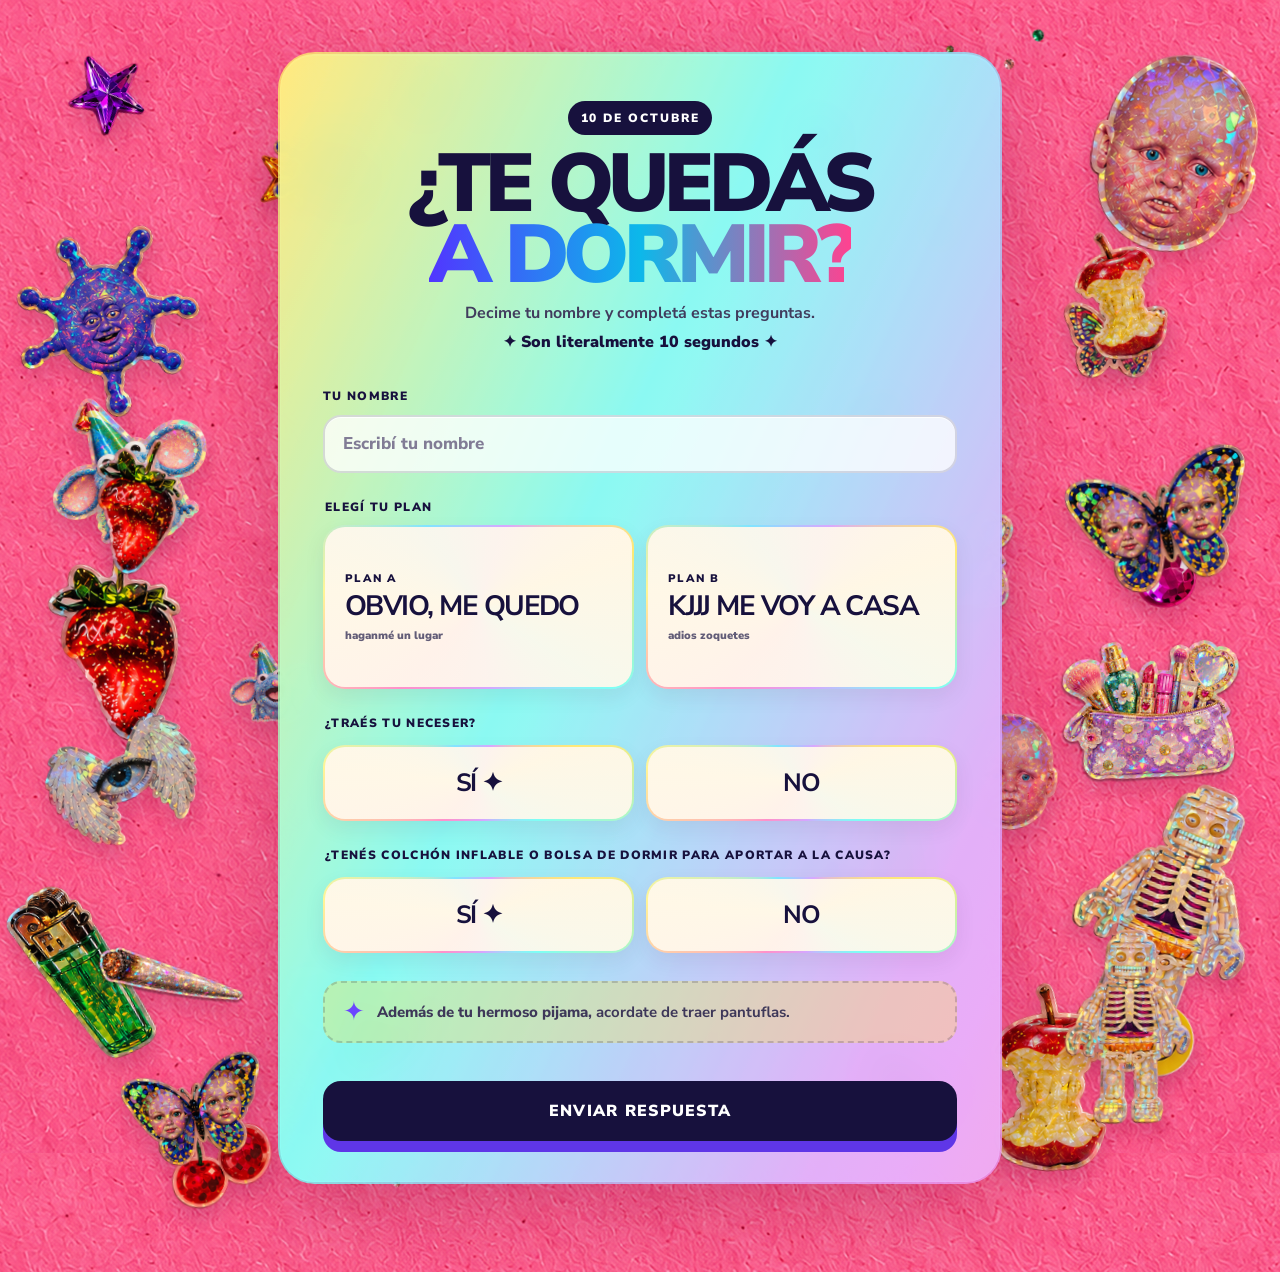
<file: index.html>
<!doctype html>
<html lang="es">
<head>
  <meta charset="utf-8" />
  <meta name="viewport" content="width=device-width, initial-scale=1" />
  <meta name="theme-color" content="#ff4c87" />
  <meta name="color-scheme" content="light" />
  <title>Pijama Party · RSVP</title>
  <meta name="description" content="Confirmá tu plan para la Pijama Party." />
  <link rel="preconnect" href="https://fonts.googleapis.com">
  <link rel="preconnect" href="https://fonts.gstatic.com" crossorigin>
  <link href="https://fonts.googleapis.com/css2?family=Nunito+Sans:wght@600;700;800;900&display=swap" rel="stylesheet">
  <link rel="stylesheet" href="styles.css" />
</head>
<body>
  <div class="page-shell">
    <div class="sticker-layer" aria-hidden="true">
      <img class="sticker s2" src="assets/sticker-2.png" alt="" />
      <img class="sticker s3" src="assets/sticker-3.png" alt="" />
      <img class="sticker s4" src="assets/sticker-4.png" alt="" />
      <img class="sticker s5" src="assets/sticker-5.png" alt="" />
      <img class="sticker s6" src="assets/sticker-6.png" alt="" />
      <img class="sticker s7" src="assets/sticker-7.png" alt="" />
      <img class="sticker s8" src="assets/sticker-8.png" alt="" />
      <img class="sticker s9" src="assets/sticker-9.png" alt="" />
      <img class="sticker s10" src="assets/sticker-10.png" alt="" />
      <img class="sticker s11" src="assets/sticker-11.png" alt="" />
      <img class="sticker s12" src="assets/sticker-12.png" alt="" />
      <img class="sticker s13" src="assets/sticker-13.png" alt="" />
      <img class="sticker s14" src="assets/sticker-14.png" alt="" />
      <img class="sticker s15" src="assets/sticker-15.png" alt="" />
      <img class="sticker s16" src="assets/sticker-16.png" alt="" />
      <img class="sticker s17" src="assets/sticker-17.png" alt="" />
      <img class="sticker s18" src="assets/sticker-18.png" alt="" />
      <img class="sticker s19" src="assets/sticker-19.png" alt="" />
      <img class="sticker s20" src="assets/sticker-20.png" alt="" />
      <img class="sticker s21" src="assets/sticker-21.png" alt="" />
      <img class="sticker s22" src="assets/sticker-22.png" alt="" />

      <!-- Repeticiones decorativas para llenar mejor desktop y mobile -->
      <img class="sticker extra e1" src="assets/sticker-2.png" alt="" />
      <img class="sticker extra e2" src="assets/sticker-10.png" alt="" />
      <img class="sticker extra e3" src="assets/sticker-14.png" alt="" />
      <img class="sticker extra e4" src="assets/sticker-5.png" alt="" />
      <img class="sticker extra e5" src="assets/sticker-7.png" alt="" />
      <img class="sticker extra e6" src="assets/sticker-12.png" alt="" />
      <img class="sticker extra e7" src="assets/sticker-20.png" alt="" />
      <img class="sticker extra e8" src="assets/sticker-15.png" alt="" />
      <img class="sticker extra e9" src="assets/sticker-17.png" alt="" />
      <img class="sticker extra e10" src="assets/sticker-4.png" alt="" />
      <img class="sticker extra desktop-extra e11" src="assets/sticker-6.png" alt="" />
      <img class="sticker extra desktop-extra e12" src="assets/sticker-8.png" alt="" />
      <img class="sticker extra desktop-extra e13" src="assets/sticker-11.png" alt="" />
      <img class="sticker extra desktop-extra e14" src="assets/sticker-13.png" alt="" />
      <img class="sticker extra desktop-extra e15" src="assets/sticker-3.png" alt="" />
      <img class="sticker extra desktop-extra e16" src="assets/sticker-18.png" alt="" />
      <img class="sticker extra desktop-extra e17" src="assets/sticker-21.png" alt="" />
      <img class="sticker extra desktop-extra e18" src="assets/sticker-2.png" alt="" />
      <img class="sticker extra desktop-extra e19" src="assets/sticker-20.png" alt="" />
      <img class="sticker extra desktop-extra e20" src="assets/sticker-14.png" alt="" />
    </div>

    <div class="boo-overlay" id="booOverlay" aria-hidden="true">
      <div class="boo-cloud boo-cloud-a">BUUUU</div>
      <div class="boo-cloud boo-cloud-b">BOOOO</div>
      <div class="boo-cloud boo-cloud-c">👎 KJJJ 👎</div>
      <div class="boo-cloud boo-cloud-d">ORTIVAAAA</div>
      <div class="boo-main">BUUUU</div>
    </div>

    <main class="card" id="app">
      <div class="holo-ring" aria-hidden="true"></div>

      <header class="hero">
        <span class="eyebrow">10 DE OCTUBRE</span>
        <h1>¿TE QUEDÁS<br><span>A DORMIR?</span></h1>
        <p>
          <span class="hero-copy hero-copy-desktop">Decime tu nombre y completá estas preguntas.</span>
          <span class="hero-copy hero-copy-mobile">Completá estas preguntas porfi</span>
          <br><span class="hero-time">✦ Son literalmente 10 segundos ✦</span>
        </p>
      </header>

      <form id="rsvpForm" novalidate>
        <label class="field-label" for="guestName">TU NOMBRE</label>
        <input id="guestName" name="guestName" type="text" autocomplete="name" placeholder="Escribí tu nombre" maxlength="60" required />

        <fieldset class="poll-group" data-group="choice">
          <legend>ELEGÍ TU PLAN</legend>
          <div class="choice-grid plan-grid">
            <button class="choice" type="button" data-value="Staying over" aria-pressed="false">
              <span class="choice-kicker">PLAN A</span>
              <strong>OBVIO, ME QUEDO</strong>
              <span class="choice-note">haganmé un lugar</span>
            </button>
            <button class="choice" id="planBChoice" type="button" data-value="Going home" aria-pressed="false">
              <span class="choice-kicker">PLAN B</span>
              <strong>KJJJ ME VOY A CASA</strong>
              <span class="choice-note">adios zoquetes</span>
            </button>
          </div>
          <input type="hidden" id="rsvpChoice" name="rsvpChoice" required />
        </fieldset>

        <fieldset class="poll-group compact" data-group="toiletryBag">
          <legend>¿TRAÉS TU NECESER?</legend>
          <div class="choice-grid yes-no-grid">
            <button class="choice mini-choice" type="button" data-value="Yes" aria-pressed="false"><strong>SÍ ✦</strong></button>
            <button class="choice mini-choice" type="button" data-value="No" aria-pressed="false"><strong>NO</strong></button>
          </div>
          <input type="hidden" id="toiletryBag" name="toiletryBag" required />
        </fieldset>

        <fieldset class="poll-group compact" data-group="sleepGear">
          <legend>¿TENÉS COLCHÓN INFLABLE O BOLSA DE DORMIR PARA APORTAR A LA CAUSA?</legend>
          <div class="choice-grid yes-no-grid">
            <button class="choice mini-choice" type="button" data-value="Yes" aria-pressed="false"><strong>SÍ ✦</strong></button>
            <button class="choice mini-choice" type="button" data-value="No" aria-pressed="false"><strong>NO</strong></button>
          </div>
          <input type="hidden" id="sleepGear" name="sleepGear" required />
        </fieldset>

        <aside class="reminder">
          <span class="reminder-star">✦</span>
          <p>Además de tu hermoso pijama, <strong>acordate de traer pantuflas.</strong></p>
        </aside>

        <p class="form-message" id="formMessage" role="status" aria-live="polite"></p>
        <button class="submit" type="submit">ENVIAR RESPUESTA</button>
      </form>
    </main>

    <section class="success" id="successState" hidden aria-live="polite">
      <span class="eyebrow">RESPUESTA ENVIADA</span>
      <h2>¡GRACIAS POR RESPONDER,<br>NOS VEMOS EL 10 EN CASA!</h2>
      <p id="successCopy"></p>
      <button type="button" id="editResponse">CAMBIAR RESPUESTA</button>
    </section>
  </div>

  <script src="script.js"></script>
</body>
</html>
</file>
<file: styles.css>
:root{
  --pink:#ff4f88;
  --ink:#17113d;
  --cream:#fff8ec;
  --violet:#6546ff;
  --radius:34px;
  color-scheme:light only;
}

*{box-sizing:border-box}
html{min-height:100%;background:var(--pink);color-scheme:light only}
body{margin:0;min-height:100%;font-family:"Nunito Sans",Arial,sans-serif;color:var(--ink);background:var(--pink);color-scheme:light only}
button,input{font:inherit;color-scheme:light only}
button{cursor:pointer}

.page-shell{
  position:relative;
  min-height:100dvh;
  overflow:hidden;
  padding:54px 18px 90px;
  display:grid;
  place-items:center;
  background-color:var(--pink);
  background-image:linear-gradient(rgba(255,67,126,.035),rgba(255,67,126,.035)),url('assets/pink-paper-texture.png');
  /* Mantiene la textura a su resolución nativa para evitar pixelado en páginas altas */
  background-size:2048px 1153px;
  background-position:center top;
  background-repeat:repeat;
}

.sticker-layer{position:absolute;inset:0;z-index:1;pointer-events:none;overflow:hidden}
.sticker{
  position:absolute;
  display:block;
  object-fit:contain;
  filter:drop-shadow(0 12px 10px rgba(90,0,46,.18));
  animation:floatSpin 7s ease-in-out infinite;
  will-change:translate,rotate;
}

/* Desktop: stickers repartidos por todo el lienzo */
.s2{width:82px;left:5%;top:4%;transform:rotate(-14deg)}
.s3{width:190px;left:1%;top:18%;transform:rotate(-11deg);animation-delay:-1s}
.s4{width:180px;right:1%;top:4%;transform:rotate(8deg);animation-delay:-3s}
.s5{width:108px;right:9%;top:23%;transform:rotate(10deg);animation-delay:-4s}
.s6{width:135px;left:4%;top:42%;transform:rotate(-8deg);animation-delay:-2s}
.s7{width:72px;right:6%;top:43%;transform:rotate(9deg);animation-delay:-5s}
.s8{width:185px;right:2%;top:61%;transform:rotate(10deg);animation-delay:-2.6s}
.s9{width:135px;left:1%;top:69%;transform:rotate(-9deg);animation-delay:-4.5s}
.s10{width:74px;left:20%;top:11%;transform:rotate(12deg);animation-delay:-3.4s}
.s11{width:185px;right:3%;top:34%;transform:rotate(7deg);animation-delay:-1.7s}
.s12{width:110px;left:13%;bottom:5%;transform:rotate(-6deg);animation-delay:-4.2s}
.s13{width:130px;right:13%;bottom:7%;transform:rotate(8deg);animation-delay:-2.3s}
.s14{width:58px;right:24%;top:15%;transform:rotate(-10deg);animation-delay:-5.2s}
.s15{width:105px;left:25%;bottom:15%;transform:rotate(-4deg);animation-delay:-3.2s}
.s16{width:92px;right:26%;bottom:24%;transform:rotate(7deg);animation-delay:-1.4s}
.s17{width:205px;left:2%;top:30%;transform:rotate(-6deg);animation-delay:-2.2s}
.s18{width:210px;right:2%;top:49%;transform:rotate(7deg);animation-delay:-4.1s}
.s19{width:165px;left:7%;bottom:21%;transform:rotate(11deg);animation-delay:-1.1s}
.s20{width:115px;right:18%;top:2%;transform:rotate(-9deg);animation-delay:-3.6s}
.s21{width:165px;left:3%;top:56%;transform:rotate(-10deg);animation-delay:-5s}
.s22{width:100px;right:6%;bottom:14%;transform:rotate(8deg);animation-delay:-2.8s}

/* Duplicados decorativos: ocupan zonas interiores y vacíos del viewport */
.e1{width:52px;left:31%;top:5%;transform:rotate(17deg);animation-delay:-1.8s}
.e2{width:55px;right:33%;top:9%;transform:rotate(-13deg);animation-delay:-4.8s}
.e3{width:44px;left:29%;top:36%;transform:rotate(9deg);animation-delay:-2.8s}
.e4{width:76px;right:29%;top:30%;transform:rotate(-8deg);animation-delay:-5.4s}
.e5{width:48px;left:31%;top:61%;transform:rotate(-12deg);animation-delay:-3.5s}
.e6{width:86px;right:31%;top:67%;transform:rotate(10deg);animation-delay:-1.2s}
.e7{width:78px;left:27%;bottom:6%;transform:rotate(-15deg);animation-delay:-4.3s}
.e8{width:84px;right:26%;bottom:11%;transform:rotate(11deg);animation-delay:-2.1s}
.e9{width:112px;left:17%;top:50%;transform:rotate(6deg);animation-delay:-5.8s;opacity:.86}
.e10{width:105px;right:17%;top:56%;transform:rotate(-7deg);animation-delay:-3.9s;opacity:.88}

.card,.success{
  position:relative;
  z-index:5;
  width:min(720px,100%);
  padding:46px 42px 40px;
  border-radius:var(--radius);
  background:rgba(255,248,236,.86);
  backdrop-filter:blur(16px);
  -webkit-backdrop-filter:blur(16px);
  box-shadow:0 24px 80px rgba(88,0,45,.24),inset 0 1px 0 rgba(255,255,255,.9);
  border:1px solid rgba(255,255,255,.72)
}
.holo-ring{position:absolute;inset:-3px;border-radius:calc(var(--radius) + 3px);z-index:-1;background:conic-gradient(from 70deg,#ffea77,#7dfff5,#d6a6ff,#ff91ca,#fff596,#81e5ff,#d8a8ff,#ffea77);filter:saturate(1.15);opacity:.8}
.hero{text-align:center;max-width:560px;margin:0 auto 34px}
.eyebrow{display:inline-block;font-size:12px;font-weight:900;letter-spacing:.16em;background:var(--ink);color:white;padding:9px 13px;border-radius:999px}
h1,h2{margin:14px 0 12px;font-weight:900;letter-spacing:-.065em;line-height:.86;text-transform:uppercase}
h1{font-size:clamp(48px,8vw,82px)}
h1 span{display:inline-block;background:linear-gradient(90deg,#5136ff,#0cb8ea,#ff4290);-webkit-background-clip:text;background-clip:text;color:transparent}
.hero p{margin:0 auto;max-width:450px;font-size:16px;line-height:1.45;font-weight:700;color:#413c5d}
.hero-copy-mobile{display:none}
.hero-time{display:inline-block;margin-top:6px;font-weight:900;color:var(--ink)}
form{position:relative;z-index:2}
.field-label,legend{display:block;margin:0 0 10px;font-size:12px;font-weight:900;letter-spacing:.11em;line-height:1.35}
#guestName{width:100%;height:58px;border:2px solid rgba(21,17,57,.14);outline:none;border-radius:18px;padding:0 18px;background:rgba(255,255,255,.78)!important;color:var(--ink)!important;-webkit-text-fill-color:var(--ink)!important;font-weight:800;font-size:17px;box-shadow:inset 0 1px 0 rgba(255,255,255,.9);transition:.2s ease}
#guestName:focus{border-color:#5e51ff;box-shadow:0 0 0 4px rgba(94,81,255,.12)}
#guestName::placeholder{color:#817c95!important;-webkit-text-fill-color:#817c95!important;opacity:1}
fieldset{border:0;padding:0;margin:26px 0 0}
.poll-group.compact{padding-top:4px}
.choice-grid{display:grid;grid-template-columns:1fr 1fr;gap:12px}
.choice{position:relative;min-height:164px;text-align:left;border:2px solid transparent;border-radius:22px;padding:20px;color:var(--ink)!important;-webkit-text-fill-color:var(--ink)!important;background:linear-gradient(rgba(255,248,236,.94),rgba(255,248,236,.94)) padding-box,conic-gradient(from 70deg,#ffea77,#7dfff5,#d6a6ff,#ff91ca,#fff596,#81e5ff,#d8a8ff,#ffea77) border-box;box-shadow:0 8px 20px rgba(72,28,68,.08);transition:transform .18s ease,box-shadow .18s ease,filter .18s ease;overflow:hidden}
.choice::after{content:none}
.choice:hover{transform:translateY(-3px) rotate(-.4deg);box-shadow:0 14px 26px rgba(72,28,68,.12);filter:saturate(1.08)}
.choice:nth-child(2):hover{transform:translateY(-3px) rotate(.4deg)}
.choice.selected{background:linear-gradient(135deg,rgba(255,63,134,.96) 0%,rgba(255,121,188,.94) 27%,rgba(238,127,255,.90) 52%,rgba(255,170,221,.94) 72%,rgba(255,63,134,.96) 100%) padding-box,conic-gradient(from 35deg,#fff5a8,#8dfff6,#dfa8ff,#ff8fc7,#fff29b,#8fe9ff,#e6b1ff,#fff5a8) border-box;box-shadow:0 0 0 4px rgba(255,74,153,.18),0 16px 32px rgba(130,24,91,.26),inset 0 1px 0 rgba(255,255,255,.55);transform:translateY(-2px) scale(1.015);filter:saturate(1.18);color:#151139!important;-webkit-text-fill-color:#151139!important}
.choice-kicker,.choice-note{display:block;font-size:11px;font-weight:900;letter-spacing:.12em;position:relative;z-index:1}
.choice strong{display:block;margin:8px 0;font-size:28px;letter-spacing:-.055em;line-height:.91;position:relative;z-index:1}
.choice-note{letter-spacing:0;text-transform:none;color:#625c77!important;-webkit-text-fill-color:#625c77!important}
.mini-choice{min-height:76px;text-align:center;display:grid;place-items:center;padding:14px}
.mini-choice strong{margin:0;font-size:25px}
.reminder{margin:28px 0 2px;padding:16px 18px;border:2px dashed rgba(21,17,57,.18);border-radius:18px;background:rgba(255,228,85,.35)!important;display:flex;align-items:center;gap:12px}
.reminder-star{font-size:26px;line-height:1;color:#6b45ff}
.reminder p{margin:0;font-size:15px;line-height:1.4;font-weight:800;color:#3e3859!important;-webkit-text-fill-color:#3e3859!important}
.form-message{min-height:20px;margin:13px 0 5px;font-size:13px;font-weight:800;color:#8f1747}
.submit{width:100%;height:60px;border:0;border-radius:18px;background:var(--ink)!important;color:white!important;-webkit-text-fill-color:white!important;font-weight:900;letter-spacing:.08em;box-shadow:0 11px 0 #5f36e7;transition:.16s ease;display:flex;align-items:center;justify-content:center;gap:10px}
.submit:hover{transform:translateY(-2px);box-shadow:0 13px 0 #5f36e7}
.submit:active{transform:translateY(6px);box-shadow:0 5px 0 #5f36e7}
.submit:disabled{cursor:wait;opacity:.72;transform:none;box-shadow:0 8px 0 #5f36e7}

.success{text-align:center;padding:48px 38px}
.success[hidden]{display:none}
.success h2{font-size:clamp(42px,7.3vw,70px);line-height:.9}
.success p{font-weight:800;color:#4a4561}
.success button{margin-top:12px;border:0;background:transparent;color:var(--ink);font-weight:900;text-decoration:underline;text-underline-offset:4px}

/* Éxito: el mensaje queda centrado en la pantalla y los stickers ocupan todo el fondo */
.page-shell.success-mode{min-height:100dvh;place-items:center;padding:36px 18px}
.page-shell.success-mode .sticker-layer{z-index:2}
.page-shell.success-mode .success{z-index:6;width:min(620px,76vw);max-width:620px;background:rgba(255,248,236,.91);margin:0}
.page-shell.success-mode .s17{width:min(360px,26vw);left:4%;top:66%;transform:rotate(-7deg);opacity:1;z-index:4;filter:drop-shadow(0 22px 18px rgba(90,0,46,.22))}
.page-shell.success-mode .s18{width:200px;right:5%;top:8%}
.page-shell.success-mode .s19{width:140px;left:18%;top:7%}
.page-shell.success-mode .s20{width:105px;right:19%;bottom:8%;top:auto}
.page-shell.success-mode .s21{width:150px;left:8%;bottom:4%;top:auto}
.page-shell.success-mode .s22{width:92px;right:5%;bottom:28%}
.page-shell.success-mode .s3{width:160px;left:auto;right:1%;top:55%}
.page-shell.success-mode .s4{width:130px;right:10%;top:32%}
.page-shell.success-mode .s5{width:76px;left:17%;right:auto;top:28%}
.page-shell.success-mode .s7{width:58px;right:28%;top:15%}

.boo-overlay{position:fixed;inset:0;z-index:50;pointer-events:none;display:none;place-items:center;overflow:hidden;background:rgba(255,62,135,.08);backdrop-filter:blur(1px)}
.boo-overlay.active{display:grid;animation:booFade 1.15s ease both}
.boo-main{font-size:clamp(86px,18vw,230px);font-weight:900;letter-spacing:-.08em;color:#17113d;text-shadow:6px 6px 0 #ffe455,-6px -6px 0 #ff7bc4;transform:rotate(-5deg);animation:booPop 1.05s cubic-bezier(.18,.89,.32,1.28) both}
.boo-cloud{position:absolute;font-weight:900;color:#fff7e8;background:#17113d;border:3px solid #fff7e8;padding:12px 18px;border-radius:999px;box-shadow:0 8px 0 #6b45ff;animation:booBubble 1.05s ease both}
.boo-cloud-a{left:9%;top:19%;transform:rotate(-10deg)}
.boo-cloud-b{right:9%;top:28%;transform:rotate(9deg);animation-delay:.06s}
.boo-cloud-c{left:50%;bottom:14%;transform:translateX(-50%) rotate(-3deg);animation-delay:.12s}
.boo-cloud-d{right:17%;bottom:28%;transform:rotate(7deg);animation-delay:.17s;background:#ff3f86;color:#17113d;border-color:#ffe455;box-shadow:0 8px 0 #17113d}
.card.boo-shake{animation:booShake .6s ease}
@keyframes booPop{0%{transform:scale(.2) rotate(-12deg);opacity:0}45%{transform:scale(1.18) rotate(6deg);opacity:1}100%{transform:scale(1) rotate(-5deg);opacity:1}}
@keyframes booBubble{0%{opacity:0;scale:.4}55%{opacity:1;scale:1.15}100%{opacity:1;scale:1}}
@keyframes booFade{0%{opacity:0}15%,78%{opacity:1}100%{opacity:0}}
@keyframes booShake{0%,100%{transform:translateX(0) rotate(0)}20%{transform:translateX(-8px) rotate(-.7deg)}40%{transform:translateX(8px) rotate(.7deg)}60%{transform:translateX(-5px) rotate(-.4deg)}80%{transform:translateX(5px) rotate(.4deg)}}

@keyframes floatSpin{
  0%,100%{translate:0 0;rotate:-1.4deg}
  50%{translate:0 -11px;rotate:1.8deg}
}

@media (max-width:1000px) and (min-width:641px){
  .sticker{opacity:.86}
  .s3{left:-55px}.s4{right:-45px}.s8{right:-50px}.s9{left:-45px}.s11{right:-45px}
}

@media (max-width:640px){
  .page-shell{
    min-height:100dvh;
    padding:20px 10px 58px;
    align-items:start;
    /* misma resolución de textura en mobile; no se estira según la altura de la poll */
    background-size:2048px 1153px;
    background-position:center top;
    background-repeat:repeat;
  }

  /* La poll deja un margen real para que aparezca el juego de stickers */
  .card{
    width:min(86vw,360px);
    padding:27px 16px 25px;
    border-radius:26px;
    margin-top:30px;
  }

  .hero{margin-bottom:22px;max-width:100%}
  .eyebrow{font-size:10px;padding:8px 11px;letter-spacing:.14em}

  /* Fuerza dos líneas: “¿TE QUEDÁS” + “A DORMIR?” */
  h1{font-size:clamp(38px,11.2vw,48px);line-height:.88;white-space:nowrap;margin-top:15px}
  h1 span{white-space:nowrap}

  .hero p{font-size:13px;line-height:1.38;max-width:290px}
  .hero-copy-desktop{display:none}
  .hero-copy-mobile{display:inline}
  .hero-time{margin-top:5px;font-size:12px}

  .field-label,legend{font-size:10px;letter-spacing:.10em;margin-bottom:8px}
  #guestName{height:50px;border-radius:16px;padding:0 15px;font-size:15px}
  fieldset{margin-top:20px}
  .plan-grid{grid-template-columns:1fr;gap:9px}
  .choice{min-height:108px;padding:15px;border-radius:18px}
  .choice strong{font-size:22px}
  .choice-kicker,.choice-note{font-size:9.5px}
  .yes-no-grid{grid-template-columns:1fr 1fr;gap:9px}
  .mini-choice{min-height:58px;padding:10px}
  .mini-choice strong{font-size:20px}
  .reminder{margin-top:21px;padding:13px 14px;border-radius:16px;gap:9px}
  .reminder-star{font-size:22px}
  .reminder p{font-size:12.5px}
  .submit{height:52px;border-radius:16px;font-size:12px}

  /* En mobile los stickers entran hacia el centro, no quedan sólo en los bordes */
  .sticker{opacity:.88;filter:drop-shadow(0 7px 7px rgba(90,0,46,.17))}
  .s2{width:52px;left:2%;top:1%}
  .s3{width:104px;left:-30px;top:12%}
  .s4{width:96px;right:-28px;top:2%}
  .s5{width:64px;right:2%;top:20%}
  .s6{width:80px;left:-24px;top:35%}
  .s7{width:46px;right:8%;top:39%}
  .s8{width:100px;right:-34px;top:53%}
  .s9{width:75px;left:-18px;top:61%}
  .s10{width:46px;left:18%;top:7%}
  .s11{width:105px;right:-34px;top:31%}
  .s12{width:66px;left:8%;bottom:3%}
  .s13{width:75px;right:8%;bottom:4%}
  .s14{width:40px;right:21%;top:11%}
  .s15{width:62px;left:19%;bottom:13%}
  .s16{width:56px;right:18%;bottom:22%}
  .s17{width:115px;left:-28px;top:26%;z-index:4}
  .s18{width:110px;right:-35px;top:45%}
  .s19{width:88px;left:-20px;bottom:18%}
  .s20{width:66px;right:13%;top:1%}
  .s21{width:92px;left:-26px;top:49%}
  .s22{width:60px;right:-7px;bottom:11%}

  .e1{width:38px;left:42%;top:2%}
  .e2{width:37px;right:38%;top:16%}
  .e3{width:34px;left:10%;top:47%}
  .e4{width:48px;right:11%;top:62%}
  .e5{width:34px;left:38%;top:72%}
  .e6{width:52px;right:35%;top:82%}
  .e7{width:46px;left:7%;bottom:8%}
  .e8{width:50px;right:7%;bottom:17%}
  .e9{width:72px;left:3%;top:78%;opacity:.9}
  .e10{width:70px;right:1%;top:72%;opacity:.9}

  /* Success: centrado en ambos ejes, más chico y dejando mucho fondo visible */
  .page-shell.success-mode{
    min-height:100dvh;
    padding:18px 10px;
    place-items:center;
  }
  .page-shell.success-mode .success{
    width:min(80vw,330px);
    padding:27px 16px 24px;
    border-radius:24px;
    margin:0;
  }
  .page-shell.success-mode .success h2{
    font-size:clamp(29px,8.8vw,38px);
    line-height:.92;
    margin:14px 0 12px;
  }
  .page-shell.success-mode .success p{font-size:14px;margin:14px 0}
  .page-shell.success-mode .success button{font-size:13px;margin-top:6px}

  .page-shell.success-mode .s17{width:150px;left:-25px;top:auto;bottom:3%;transform:rotate(-8deg)}
  .page-shell.success-mode .s18{width:102px;right:-20px;top:4%}
  .page-shell.success-mode .s19{width:82px;left:5%;top:4%}
  .page-shell.success-mode .s20{width:65px;right:4%;bottom:2%}
  .page-shell.success-mode .s21{width:92px;left:-18px;bottom:20%;top:auto}
  .page-shell.success-mode .s22{width:58px;right:-8px;bottom:25%}
  .page-shell.success-mode .s3{width:96px;right:-25px;top:54%;left:auto}
  .page-shell.success-mode .s4{width:78px;right:2%;top:23%}
  .page-shell.success-mode .s5{width:56px;left:3%;top:27%}
  .page-shell.success-mode .s7{width:43px;right:17%;top:13%}

  .boo-cloud{font-size:12px;padding:9px 12px}
  .boo-cloud-d{right:7%;bottom:27%}
}

@media (prefers-reduced-motion:reduce){
  *,*::before,*::after{animation:none!important;transition:none!important;scroll-behavior:auto!important}
}


/* =========================================================
   FINAL V5 — denser desktop stickers, draggable stickers,
   slowly moving holographic frame
   ========================================================= */

/* More decorative stickers across the full desktop canvas */
.e11{width:92px;left:7%;top:34%;transform:rotate(9deg);animation-delay:-2.7s}
.e12{width:130px;right:7%;top:73%;transform:rotate(-11deg);animation-delay:-4.9s}
.e13{width:142px;left:9%;top:82%;transform:rotate(7deg);animation-delay:-1.9s}
.e14{width:90px;right:9%;top:18%;transform:rotate(-8deg);animation-delay:-5.7s}
.e15{width:138px;left:21%;top:8%;transform:rotate(-6deg);animation-delay:-3.1s}
.e16{width:155px;right:20%;top:39%;transform:rotate(8deg);animation-delay:-4.2s}
.e17{width:126px;left:22%;top:74%;transform:rotate(-10deg);animation-delay:-2.2s}
.e18{width:60px;right:34%;top:8%;transform:rotate(13deg);animation-delay:-5.1s}
.e19{width:84px;left:35%;top:89%;transform:rotate(-7deg);animation-delay:-3.8s}
.e20{width:48px;right:37%;top:48%;transform:rotate(12deg);animation-delay:-1.4s}

/* Slight independent rotation while floating */
.sticker{
  pointer-events:auto;
  cursor:grab;
  touch-action:none;
  user-select:none;
  -webkit-user-drag:none;
  animation-name:floatAndTurn;
  animation-duration:7.5s;
  animation-timing-function:ease-in-out;
  animation-iteration-count:infinite;
}

.sticker.dragging{
  cursor:grabbing;
  z-index:30!important;
  animation:none!important;
  transition:none!important;
  filter:drop-shadow(0 20px 18px rgba(90,0,46,.28));
}

@keyframes floatAndTurn{
  0%,100%{translate:0 0;rotate:-1.4deg}
  50%{translate:0 -12px;rotate:1.4deg}
}

/* Slowly animated holographic frame around the main poll */
.holo-ring{
  background:linear-gradient(
    115deg,
    #ffea77 0%,
    #7dfff5 14%,
    #d6a6ff 28%,
    #ff91ca 42%,
    #fff596 56%,
    #81e5ff 70%,
    #d8a8ff 84%,
    #ffea77 100%
  );
  background-size:300% 300%;
  animation:holoFlow 11s ease-in-out infinite;
}

@keyframes holoFlow{
  0%{background-position:0% 50%;filter:saturate(1.12) hue-rotate(0deg)}
  50%{background-position:100% 50%;filter:saturate(1.25) hue-rotate(18deg)}
  100%{background-position:0% 50%;filter:saturate(1.12) hue-rotate(0deg)}
}

@media (max-width:640px){
  /* Keep mobile composition readable; the new desktop-only duplicates stay hidden. */
  .desktop-extra{display:none}
}

@media (prefers-reduced-motion:reduce){
  .holo-ring{animation:none!important}
}


/* =========================================================
   FINAL V6 — holographic success card + larger mobile stickers
   ========================================================= */

/* Success state uses the same moving holographic language as the main poll. */
.page-shell.success-mode .success{
  position:relative;
  overflow:visible;
  border:0;
  background:
    linear-gradient(rgba(255,248,236,.84),rgba(255,248,236,.84)) padding-box,
    linear-gradient(
      115deg,
      #ffea77 0%,
      #7dfff5 14%,
      #d6a6ff 28%,
      #ff91ca 42%,
      #fff596 56%,
      #81e5ff 70%,
      #d8a8ff 84%,
      #ffea77 100%
    ) border-box;
  background-size:100% 100%,300% 300%;
  border:3px solid transparent;
  animation:successHoloFlow 11s ease-in-out infinite;
  box-shadow:0 24px 80px rgba(88,0,45,.24),inset 0 1px 0 rgba(255,255,255,.9);
}

@keyframes successHoloFlow{
  0%{background-position:0 0,0% 50%;filter:saturate(1.08) hue-rotate(0deg)}
  50%{background-position:0 0,100% 50%;filter:saturate(1.2) hue-rotate(18deg)}
  100%{background-position:0 0,0% 50%;filter:saturate(1.08) hue-rotate(0deg)}
}

@media (max-width:640px){
  /* Slightly larger mobile stickers so the visual game reads more clearly. */
  .s2{width:60px}
  .s3{width:118px}
  .s4{width:110px}
  .s5{width:72px}
  .s6{width:90px}
  .s7{width:52px}
  .s8{width:114px}
  .s9{width:84px}
  .s10{width:52px}
  .s11{width:118px}
  .s12{width:74px}
  .s13{width:84px}
  .s14{width:46px}
  .s15{width:70px}
  .s16{width:64px}
  .s17{width:130px}
  .s18{width:124px}
  .s19{width:98px}
  .s20{width:74px}
  .s21{width:104px}
  .s22{width:68px}

  .e1{width:44px}
  .e2{width:42px}
  .e3{width:40px}
  .e4{width:55px}
  .e5{width:40px}
  .e6{width:60px}
  .e7{width:54px}
  .e8{width:58px}
  .e9{width:82px}
  .e10{width:80px}

  .page-shell.success-mode .s17{width:172px}
  .page-shell.success-mode .s18{width:116px}
  .page-shell.success-mode .s19{width:92px}
  .page-shell.success-mode .s20{width:72px}
  .page-shell.success-mode .s21{width:104px}
  .page-shell.success-mode .s22{width:66px}
  .page-shell.success-mode .s3{width:108px}
  .page-shell.success-mode .s4{width:88px}
  .page-shell.success-mode .s5{width:64px}
  .page-shell.success-mode .s7{width:48px}
}

@media (prefers-reduced-motion:reduce){
  .page-shell.success-mode .success{animation:none!important}
}
</file>
